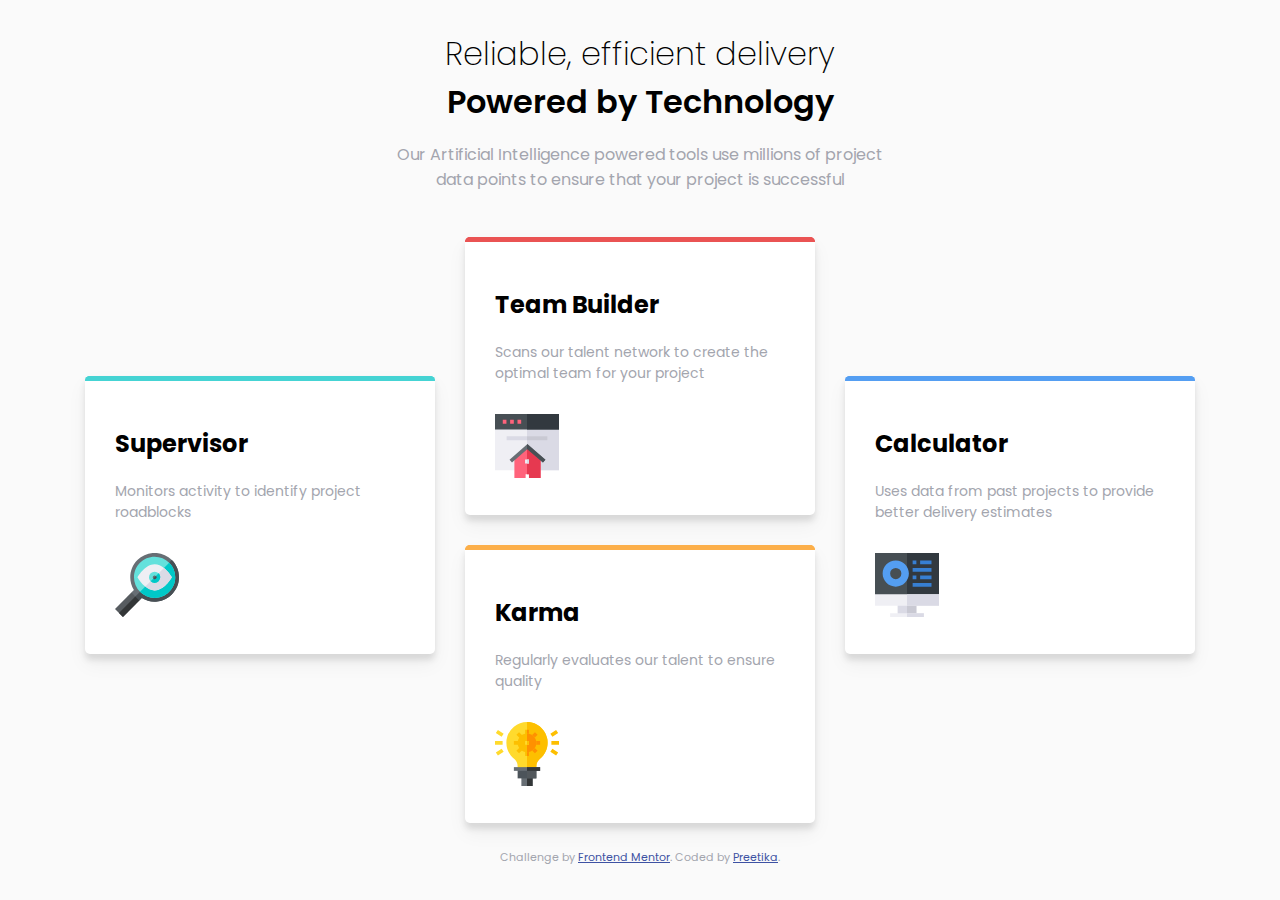
<file: four-card-feature-section-master/index.html>
﻿<!DOCTYPE html>
<html lang="en">
<head>
  <meta charset="UTF-8">
  <meta name="viewport" content="width=device-width, initial-scale=1.0"> <!-- displays site properly based on user's device -->

  <link rel="icon" type="image/png" sizes="32x32" href="./images/favicon-32x32.png">
  
  <title>Frontend Mentor | Four card feature section</title>
  <link href="StyleSheet1.css" rel="stylesheet" type="text/css" />
  <!-- Feel free to remove these styles or customise in your own stylesheet 👍 -->
  <style>
    .attribution { font-size: 11px; text-align: center; }
    .attribution a { color: hsl(228, 45%, 44%); }
  </style>
</head>
<body>
  <header>
  
    <h1>Reliable, efficient delivery</h1>
    <h1 class="strong">Powered by Technology</h1>

    <p>Our Artificial Intelligence powered tools use millions of project data points 
    to ensure that your project is successful</p>
  </header>
  <div class="container">
      <div class="box box-cyan box-push">
          <h2>Supervisor</h2>
          <p>Monitors activity to identify project roadblocks</p>
          <img src="images/icon-supervisor.svg" alt="supervisor" />
      </div>
      <div class="box box-red">
          <h2>Team Builder</h2>
          <p>Scans our talent network to create the optimal team for your project</p>
          <img src="images/icon-team-builder.svg" alt="Team-builder" />

      </div>

      <div class="box box-blue box-push">
          <h2>Calculator</h2>
          <p>Uses data from past projects to provide better delivery estimates </p>
          <img src="images/icon-calculator.svg" alt="Calculator" />
      </div>
      <div class="box box-orange">
          <h2>Karma</h2>
          <p>Regularly evaluates our talent to ensure quality</p>
          <img src="images/icon-karma.svg" alt="karmar" />
      </div>
  </div>
    
  
  <footer>
    <p class="attribution">
      Challenge by <a href="https://www.frontendmentor.io?ref=challenge" target="_blank">Frontend Mentor</a>. 
      Coded by <a href="#">Preetika</a>.
    </p>
  </footer>
</body>
</html>
</file>
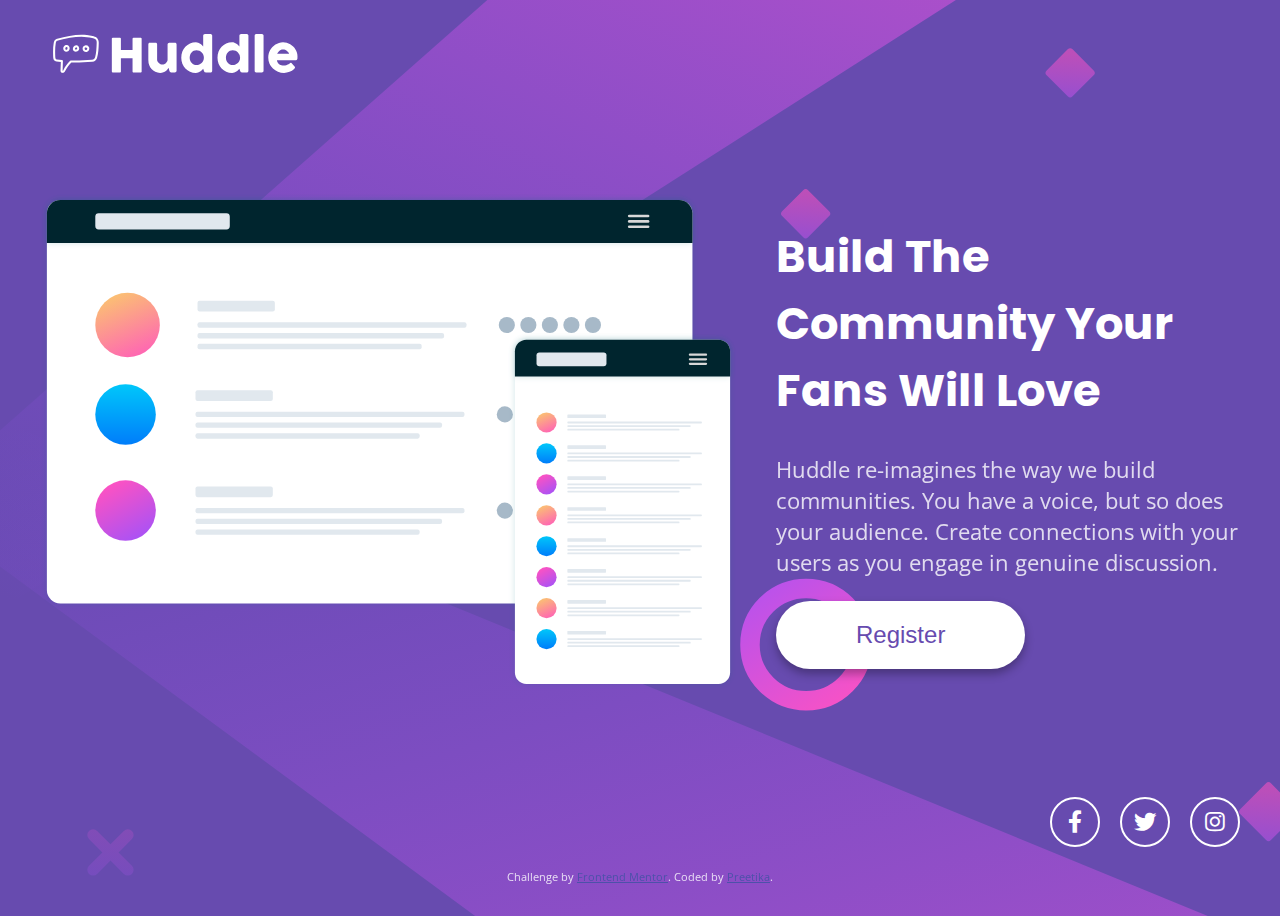
<file: huddle-landing-page-with-single-introductory-section-master/index.html>
<!DOCTYPE html>
<html lang="en">
<head>
  <meta charset="UTF-8">
  <meta name="viewport" content="width=device-width, initial-scale=1.0"> <!-- displays site properly based on user's device -->

  <link rel="icon" type="image/png" sizes="32x32" href="./images/favicon-32x32.png">
  <link rel="stylesheet" href="https://cdnjs.cloudflare.com/ajax/libs/font-awesome/5.12.1/css/all.min.css">
  <link rel="stylesheet" href="style.css">

  <title>Frontend Mentor | Huddle landing page with single introductory section</title>

  <!-- Feel free to remove these styles or customise in your own stylesheet 👍 -->
  <style>
    .attribution { font-size: 11px; text-align: center; }
    .attribution a { color: hsl(228, 45%, 44%); }
  </style>
</head>
<body>
  <div class="container">
    <img src="images/logo.svg" alt="logo">

    <div class="flex">
      <div>
        <img src="images/illustration-mockups.svg" alt="illustration">
      </div>

      <div>
        <h1>Build The Community Your Fans Will Love</h1>

        <p>Huddle re-imagines the way we build communities. You have a voice, but so does your audience.
        Create connections with your users as you engage in genuine discussion.</p>

        <button type="button" name="button">Register</button>
      </div>

    </div>

    <ul class="social-links">
      <li><a href="#"><i class="fab fa-facebook-f"></i></a></li>
      <li><a href="#"><i class="fab fa-twitter"></i></a></li>
      <li><a href="#"><i class="fab fa-instagram"></i></a></li>
    </ul>

    <footer>
      <p class="attribution">
        Challenge by <a href="https://www.frontendmentor.io?ref=challenge" target="_blank">Frontend Mentor</a>.
        Coded by <a href="#">Preetika</a>.
      </p>
    </footer>

  </div>







</body>
</html>
</file>
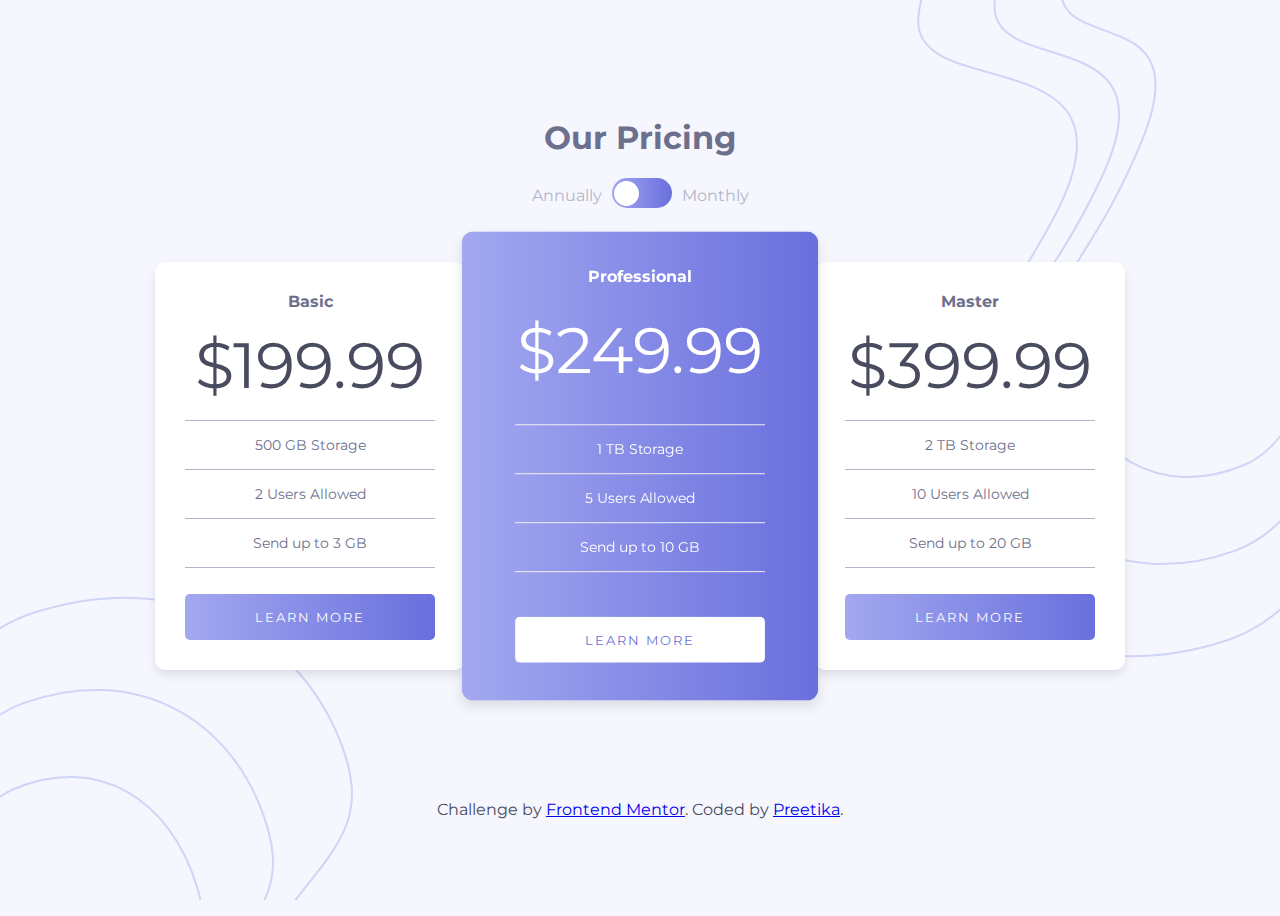
<file: pricing-component-with-toggle-master/index.html>
<!DOCTYPE html>
<html lang="en">
	<head>
		<meta charset="UTF-8" />
		<meta name="viewport" content="width=device-width, initial-scale=1.0" />
		<!-- displays site properly based on user's device -->

		<link
			rel="icon"
			type="image/png"
			sizes="32x32"
			href="./images/favicon-32x32.png"
		/>

		<title>Frontend Mentor | Prices Component</title>

		<link rel="stylesheet" href="style.css" />
		<script src="script.js" defer></script>
	</head>
	<body>
		<div class="container">
			<h1>Our Pricing</h1>

			<div class="toggle-container">
				<span>Annually</span>
				<span>
					<input type="checkbox" name="toggle" id="toggle" unchecked />
					<label for="toggle">
						<div class="ball"></div>
					</label>
				</span>
				<span>Monthly</span>
			</div>

			<div id="flexy" class="flex">
				<div class="price-box">
					<h4>Basic</h4>
					<p>
						<span class="monthly">
							&dollar;19.99
						</span>
						<span class="annually">
							&dollar;199.99
						</span>
					</p>
					<ul>
						<li>500 GB Storage</li>
						<li>2 Users Allowed</li>
						<li>Send up to 3 GB</li>
					</ul>
					<button>Learn More</button>
				</div>

				<div class="price-box price-box-premium">
					<h4>Professional</h4>
					<p>
						<span class="monthly">
							&dollar;24.99
						</span>
						<span class="annually">
							&dollar;249.99
						</span>
					</p>
					<ul>
						<li>1 TB Storage</li>
						<li>5 Users Allowed</li>
						<li>Send up to 10 GB</li>
					</ul>
					<button>Learn More</button>
				</div>

				<div class="price-box">
					<h4>Master</h4>
					<p>
						<span class="monthly">
							&dollar;39.99
						</span>
						<span class="annually">
							&dollar;399.99
						</span>
					</p>
					<ul>
						<li>2 TB Storage</li>
						<li>10 Users Allowed</li>
						<li>Send up to 20 GB</li>
					</ul>
					<button>Learn More</button>
				</div>
			</div>
      <div class="attribution">
        Challenge by <a href="https://www.frontendmentor.io?ref=challenge" target="_blank">Frontend Mentor</a>.
        Coded by <a href="#">Preetika</a>.
      </div>
		</div>
	</body>
</html>
</file>
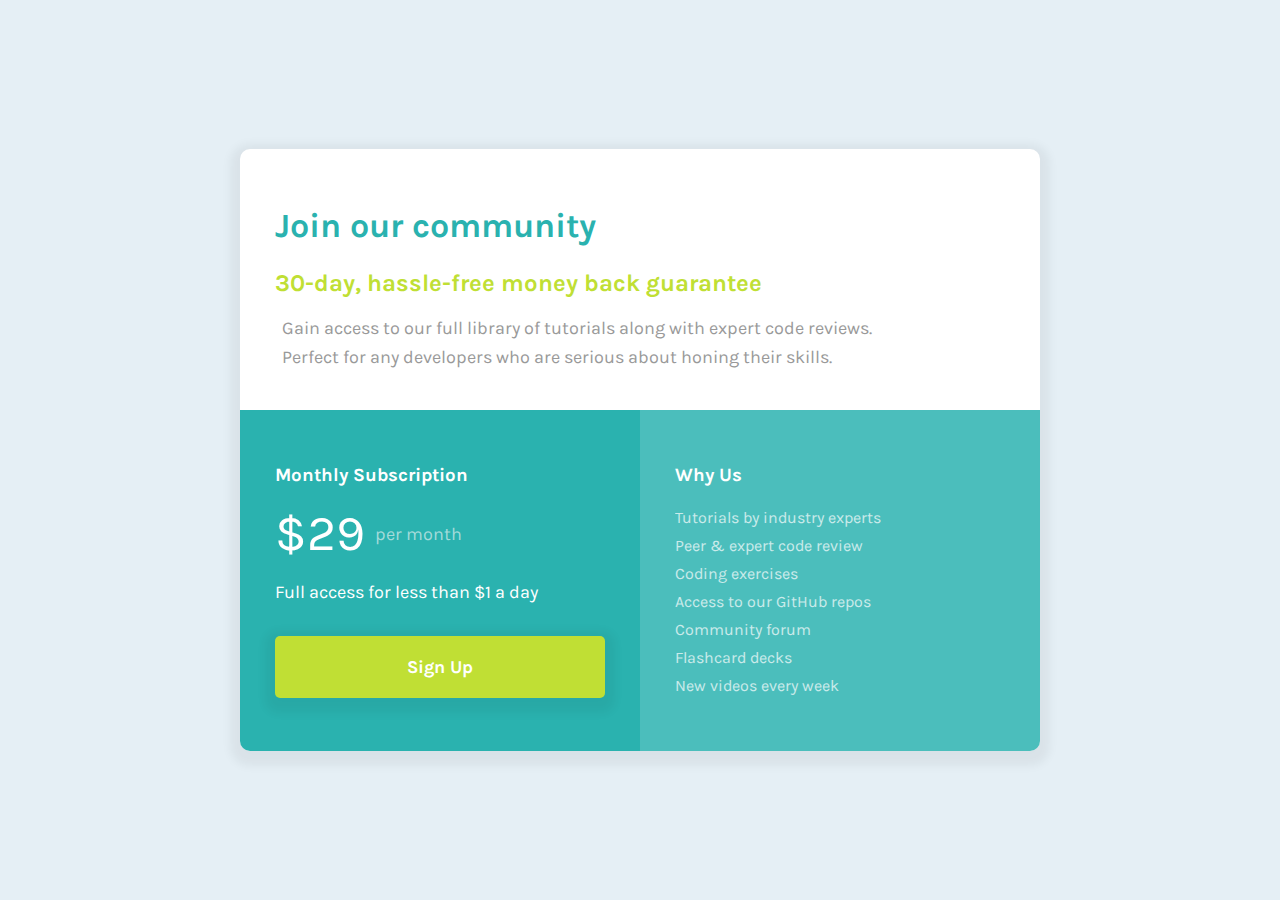
<file: Single-price-grid-component/index.html>
<!DOCTYPE html>
<html lang="en">
<head>
  <meta charset="UTF-8">
  <meta name="viewport" content="width=device-width, initial-scale=1.0"> <!-- displays site properly based on user's device -->

  <link rel="icon" type="image/png" sizes="32x32" href="./images/favicon-32x32.png">

  <title>Frontend Mentor | Single Price Grid Component</title>
  <link rel="stylesheet" href="style.css">
  <!-- Feel free to remove these styles or customise in your own stylesheet 👍 -->
  <style>
    .attribution { font-size: 11px; text-align: center; }
    .attribution a { color: hsl(228, 45%, 44%); }
  </style>
</head>
<body>
  <main>

    <section>
      <h1>Join our community</h1>

      <h2 class="yellow-text">30-day, hassle-free money back guarantee</h2>

      <p class="light-black">Gain access to our full library of tutorials along with expert code reviews.</p>
      <p class="light-black">Perfect for any developers who are serious about honing their skills.</p>
    </section>

    <div class="row">
      <section class="cyan">
        <h3>Monthly Subscription</h3>

        <p class="faded">
          <span class="big">&dollar;29</span>per month</p>
        <p>Full access for less than &dollar;1 a day</p>

          <button type="button" name="button">Sign Up</button>
      </section>



      <section class="greyish-blue">
        <h3>Why Us</h3>
        <ul>
          <li>Tutorials by industry experts</li>
          <li>Peer &amp; expert code review</li>
          <li>Coding exercises</li>
          <li>Access to our GitHub repos</li>
          <li>Community forum</li>
          <li>Flashcard decks</li>
          <li>New videos every week</li>
        </ul>

      </section>
    </div>


 </main>



   <!-- <footer>
    <p class="attribution">
      Challenge by <a href="https://www.frontendmentor.io?ref=challenge" target="_blank">Frontend Mentor</a>.
      Coded by <a href="#">Preetika</a>.
    </p>
  </footer>-->
</body>
</html>
</file>
<file: four-card-feature-section-master/StyleSheet1.css>
﻿@import url('https://fonts.googleapis.com/css2?family=Poppins:wght@500&display=swap');
*{
    box-sizing: border-box;
}
body {
    font-family: 'Poppins', sans-serif;
    background-color: hsl(0, 0%, 98%)
}
header{
    margin: 30px auto;
    max-width: 500px;
    text-align: center;
}
h1{
    font-weight: 200;
    margin: 0
}
h1.strong{
    font-weight: 600;
}
p {
    color: hsl(229, 6%, 66%)
}
.container{
    display: flex;
    flex-wrap: wrap;
    justify-content:center;
    margin: 0 auto;
    max-width: 1140px;
}
.box {
    background-color: white;
    padding: 30px;
    position: relative;
    overflow: hidden;
    margin: 15px;
    width: 350px;
    box-shadow: 0 10px 20px rgba(0,0,0,0.05), 0 6px 6px rgba(0,0,0,0.1);
    border-radius: 5px;
}
.box ::after {
    content: '';
    background-color: purple;
    position: absolute;
    top:0;
    left:0;
    height:5px;
    height: 5px;
    width: 100%;
}
.box-red ::after {
    background-color: hsl(0, 78%, 62%)
}
.box-cyan ::after {
    background-color: hsl(180, 62%, 55%)
}
.box-orange ::after {
    background-color: hsl(34, 97%, 64%)
}
.box-blue ::after {
    background-color: hsl(212, 86%, 64%)
}
.box-push{
    transform: translateY(50%);
}

.box h2 {
    margin =0;
}
.box p{
    font-size: 14px;
    margin: 15px 0 30px;
}
.box image{
    display: block;
    margin-left: auto;
}
footer{
    text-align: center;
}
@media(max-width: 600px){
    .box-push{
        transform: translateY(0);
    }
}
</file>
<file: huddle-landing-page-with-single-introductory-section-master/style.css>
@import url('https://fonts.googleapis.com/css?family=Open+Sans|Poppins:400,700&display=swap');

* {
	box-sizing: border-box;
}

body {
	background-image: url('./images/bg-desktop.svg');
	background-repeat: no-repeat;
	background-size: cover;
	background-color: hsl(257, 40%, 49%);
	color: #fff;
	display: flex;
	font-family: 'Open sans', sans-serif;
	font-size: 1.4em;
	align-items: center;
	justify-content: center;
	min-height: 100vh;
}

h1 {
	font-family: 'Poppins', sans-serif;
}

p {
	opacity: 0.8;
}

img {
	max-width: 100%;
}

.container {
	margin: auto;
	max-width: 100%;
	width: 1200px;
}

.flex {
	display: flex;
	margin: 100px 0;
}

.flex > div:first-child {
	flex: 0.6;
	margin-right: 20px;
}

.flex > div:last-child {
	flex: 0.4;
	margin-left: 20px;
}

button {
	background-color: #fff;
	border-radius: 50px;
	border: none;
	box-shadow: 0 5px 10px rgba(0, 0, 0, 0.3);
	color: hsl(257, 40%, 49%);
	font-size: 24px;
	padding: 20px 80px;
}

.social-links {
	display: flex;
	justify-content: flex-end;
	padding: 0;
	list-style-type: none;
}

.social-links a {
	border-radius: 50%;
	border: 2px solid #fff;
	color: #fff;
	display: inline-flex;
	align-items: center;
	justify-content: center;
	margin-left: 20px;
	height: 50px;
	width: 50px;
	text-decoration: none;
}

@media screen and (max-width: 768px) {
	.flex {
		flex-direction: column;
		margin: 50px 0;
	}

	.flex > div:first-child {
		flex: 1;
		margin-right: 0;
	}

	.flex > div:last-child {
		flex: 1;
		margin-left: 0;
		text-align: center;
	}

	.social-links {
		justify-content: center;
	}
}
footer{
  color: white;
}
.attribution a{
  color: white;
}
</file>
<file: pricing-component-with-toggle-master/style.css>
@import url('https://fonts.googleapis.com/css?family=Montserrat:700&display=swap');

* {
	box-sizing: border-box;
}

body {
	background-color: hsl(240, 78%, 98%);
	color: hsl(232, 13%, 33%);
	display: flex;
	align-items: center;
	justify-content: center;
	font-family: 'Montserrat', sans-serif;
	text-align: center;
	min-height: 100vh;
}

body::before {
	content: '';
	background-image: url('./images/bg-top.svg');
	background-repeat: no-repeat;
	background-position: top right;
	position: absolute;
	top: 0;
	right: 0;
	height: 100%;
	width: 100%;
	z-index: -1;
}

body::after {
	content: '';
	background-image: url('./images/bg-bottom.svg');
	background-repeat: no-repeat;
	background-position: bottom left;
	position: absolute;
	bottom: 0;
	left: 0;
	height: 100%;
	width: 100%;
	z-index: -1;
}

.container {
	margin: auto;
	max-width: 100%;
	width: 1200px;
}

.flex {
	display: flex;
	align-items: center;
	justify-content: center;
}

h1 {
	color: hsl(233, 13%, 49%);
}

.toggle-container {
	color: hsl(234, 14%, 74%);
	margin-bottom: 40px;
}

.price-box {
	background-color: #fff;
	border-radius: 10px;
	box-shadow: 0 5px 10px rgba(0, 0, 0, 0.1);
	color: hsl(233, 13%, 49%);
	padding: 30px;
	margin: 10px;
}

.price-box.price-box-premium {
	background-image: linear-gradient(
		to right,
		hsl(236, 72%, 79%),
		hsl(237, 63%, 64%)
	);
	color: #fff;

	transform: scale(1.15);
}

.price-box.price-box-premium > * {
	transform: scale(0.869);
}

.price-box h4 {
	margin: 0;
}

.price-box p {
	color: hsl(232, 13%, 33%);
	font-size: 4em;
	margin: 15px 0;
	width: 250px;
}

.price-box .monthly {
	display: none;
}

.show-monthly .price-box .monthly {
	display: block;
}

.show-monthly .price-box .annually {
	display: none;
}

.price-box ul {
	border-top: 1px solid hsl(234, 14%, 74%);
	padding: 0;
	list-style-type: none;
}

.price-box ul li {
	border-bottom: 1px solid hsl(234, 14%, 74%);
	font-size: 14px;
	padding: 15px 0;
}

.price-box button {
	background-image: linear-gradient(
		to right,
		hsl(236, 72%, 79%),
		hsl(237, 63%, 64%)
	);
	border: none;
	border-radius: 5px;
	color: #fff;
	font-family: 'Montserrat', sans-serif;
	letter-spacing: 2px;
	padding: 15px;
	margin-top: 10px;
	width: 100%;
	text-transform: uppercase;
}

.price-box.price-box-premium button {
	background-image: none;
	background-color: #fff;
	color: hsl(237, 63%, 64%);
}

.price-box.price-box-premium ul,
.price-box.price-box-premium ul li {
	border-color: #f0f0f0;
}
.price-box.price-box-premium p {
	color: #fff;
}

/* Pill toggle */
.toggle-container {
	display: flex;
	align-items: center;
	justify-content: center;
}

.toggle-container label {
	background-image: linear-gradient(
		to right,
		hsl(236, 72%, 79%),
		hsl(237, 63%, 64%)
	);
	border-radius: 50px;
	cursor: pointer;
	display: inline-block;
	margin: 0 10px;
	position: relative;
	height: 30px;
	width: 60px;
}

.toggle-container label .ball {
	background-color: #fff;
	border-radius: 50%;
	position: absolute;
	top: 2.5px;
	left: 2.5px;
	height: 25px;
	width: 25px;
	transition: transform 0.4s ease;
}

.toggle-container input {
	position: absolute;
	left: -9999px;
}

.toggle-container input:checked + label .ball {
	transform: translateX(30px);
}
.attribution{
  position: relative;
  margin-top: 120px;
  justify-content: center;
}

@media screen and (max-width: 930px) {
	.flex {
		flex-direction: column;
	}

	.price-box.price-box-premium {
		transform: scale(1);
	}

	.price-box.price-box-premium > * {
		transform: scale(1);
	}
}
</file>
<file: Single-price-grid-component/style.css>
@import url('https://fonts.googleapis.com/css?family=Karla:400,700&display=swap');

* {
	box-sizing: border-box;
}

body {
	background-color: hsl(204, 43%, 93%);
	display: flex;
	align-items: center;
	justify-content: center;
	font-family: 'Karla', sans-serif;
	padding: 20px;
	margin: 0;
	min-height: 100vh;
}

main {
	background-color: #fff;
	border-radius: 10px;
	box-shadow: 0 5px 10px 10px rgba(0, 0, 0, 0.05);
	max-width: 800px;
	margin: auto;
	overflow: hidden;
	width: 800px;
}

section {
	padding: 35px;
}

.greyish-blue {
	background-color: hsl(179, 47%, 52%);
	color: #fff;
}

.cyan {
	background-color: hsl(179, 62%, 43%);
	color: #fff;
}

.row {
	display: flex;
}

.row > section {
	flex: 1;
}

h1 {
	color: hsl(179, 62%, 43%);
	font-size: 34px;
}

.yellow-text {
	color: hsl(71, 73%, 54%);
}

p {
	font-size: 18px;
}

p.light-black {
	color: #999;
	margin: 7px;
}

p.faded {
	color: hsl(179, 43%, 75%);
	display: flex;
	align-items: center;
	/* LEE-UM WANTS A DIRTY HACK... ADD IT HERE! */
}

p.faded span {
	color: #fff;
	font-size: 50px;
	margin-right: 10px;
}

button {
	background-color: hsl(71, 73%, 54%);
	border-radius: 5px;
	border: none;
	box-shadow: 0 5px 10px 10px rgba(0, 0, 0, 0.05);
	color: #fff;
	font-family: 'Karla', sans-serif;
	font-size: 18px;
	font-weight: 700;
	padding: 20px 0;
	margin-top: 15px;
	width: 100%;
}

ul {
	list-style-type: none;
	padding: 0;
	opacity: 0.7;
}

ul li {
	line-height: 28px;
}

@media screen and (max-width: 600px) {
	.row {
		flex-direction: column;
	}
}
</file>
